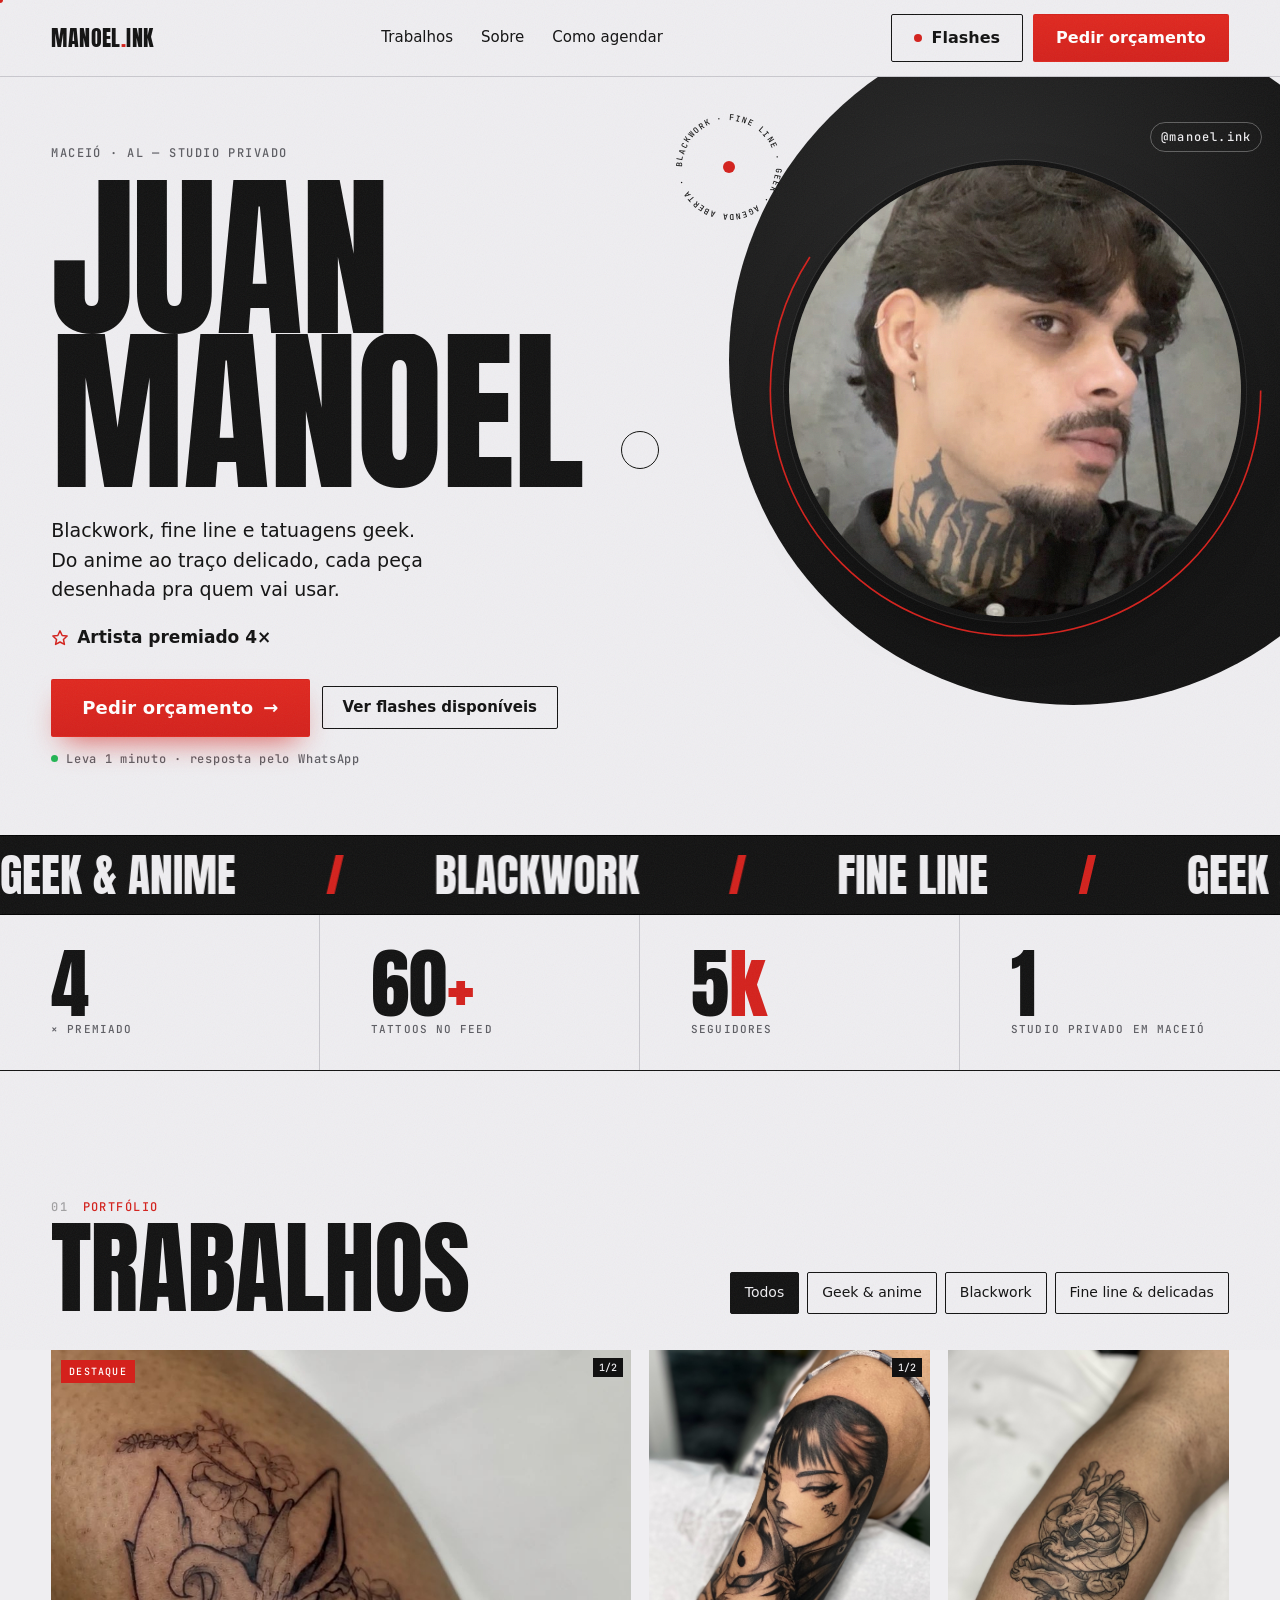
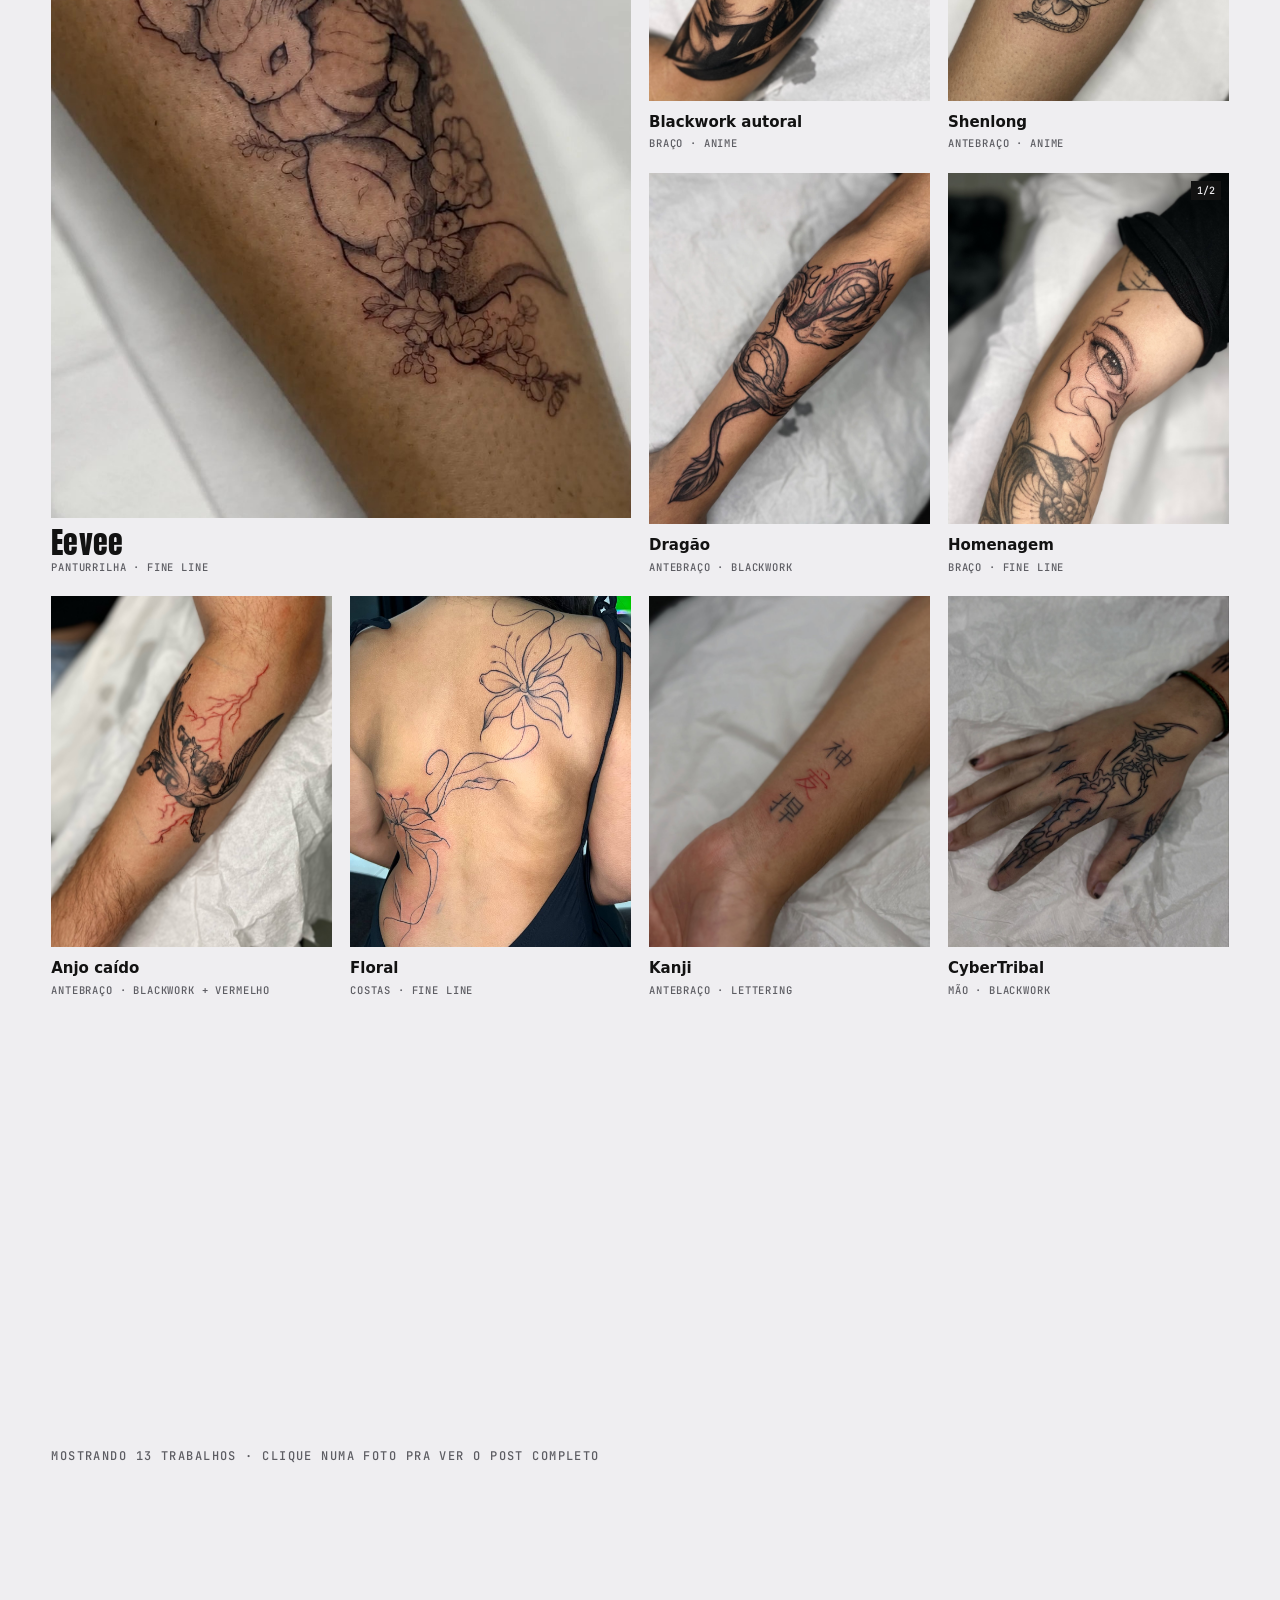
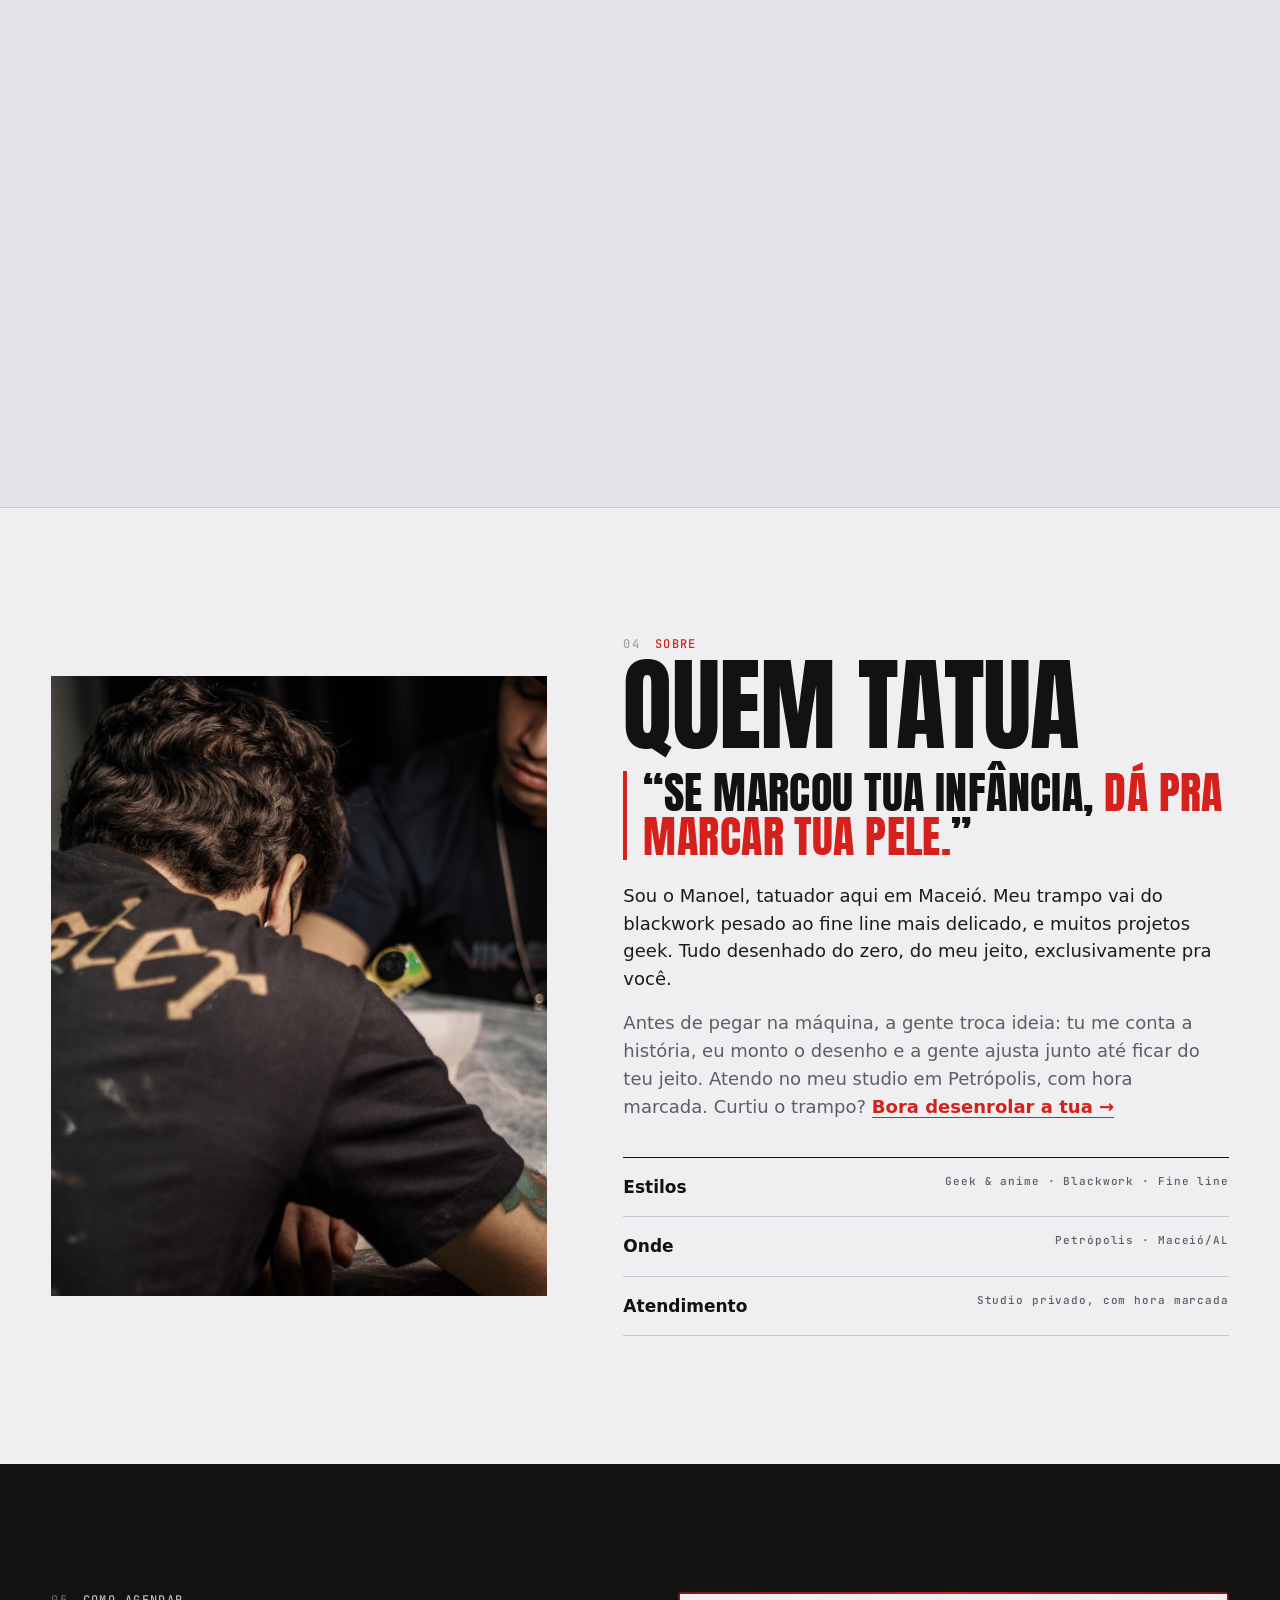
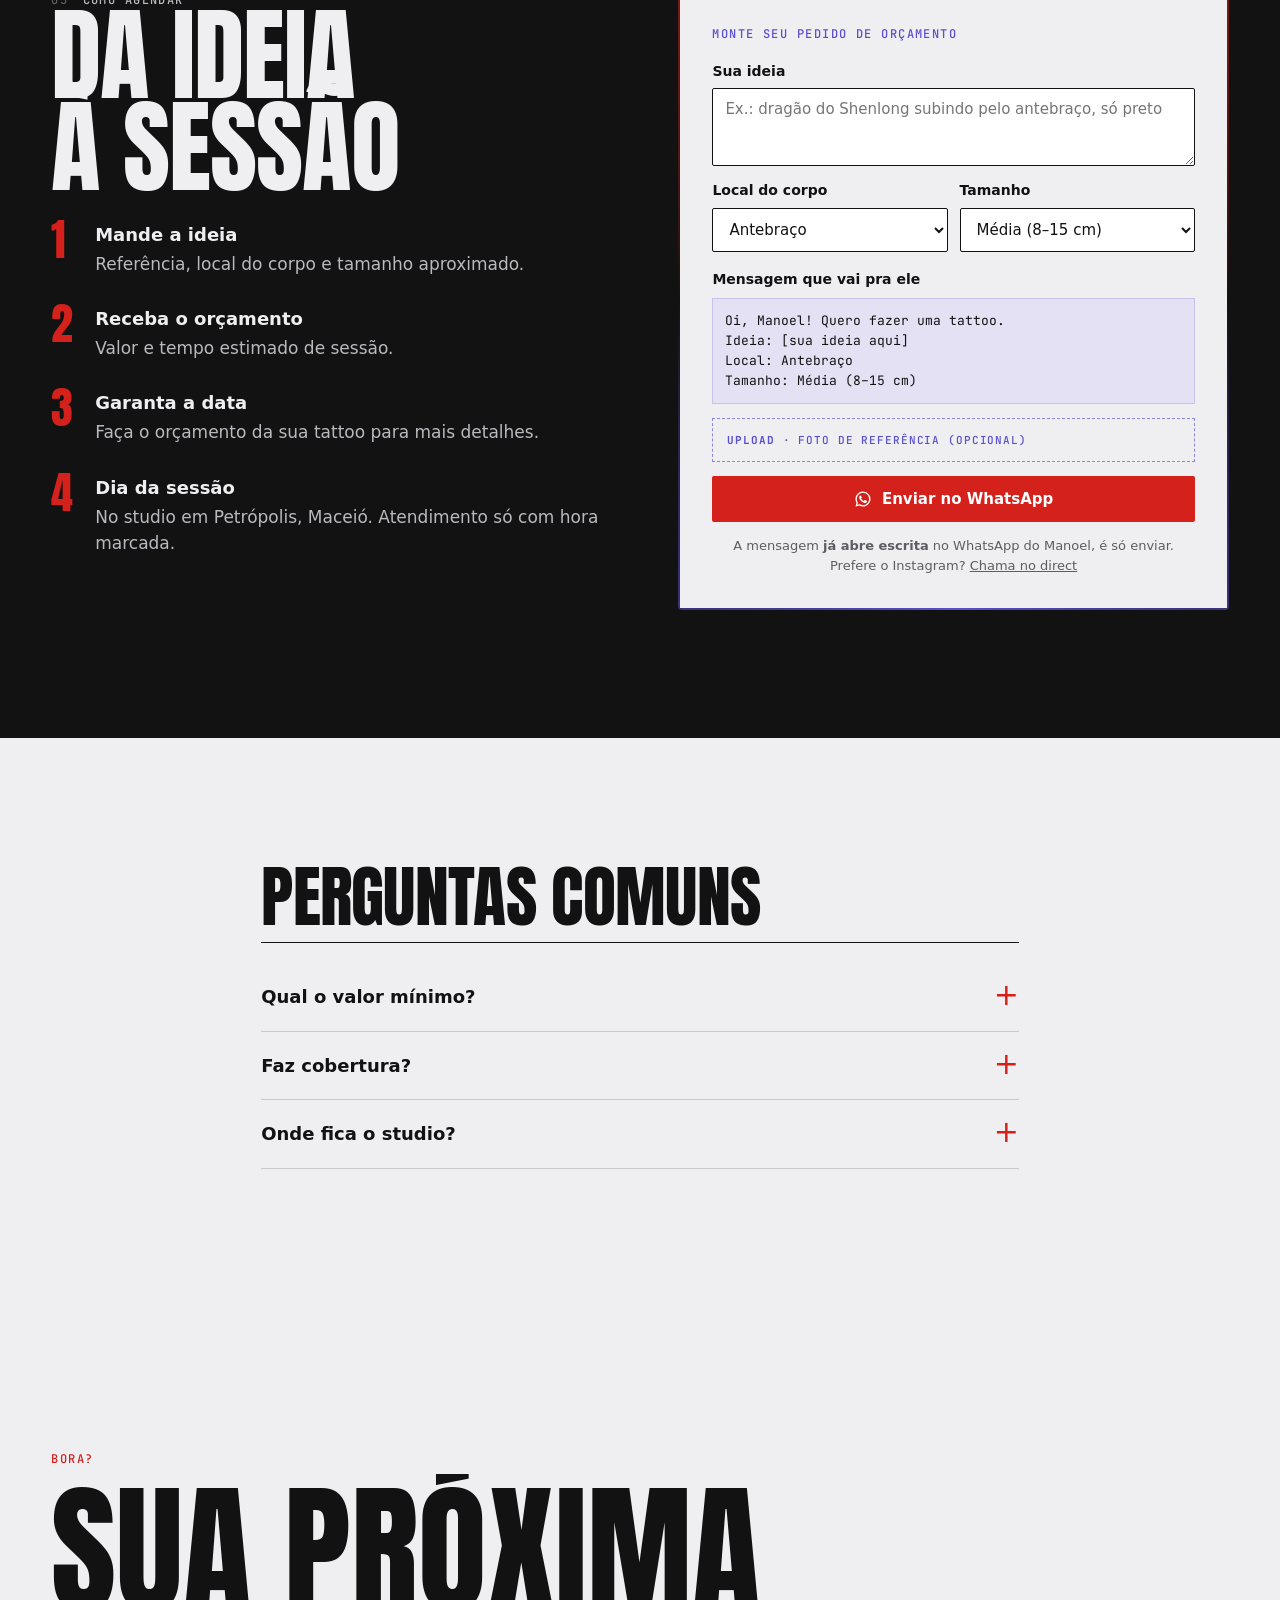
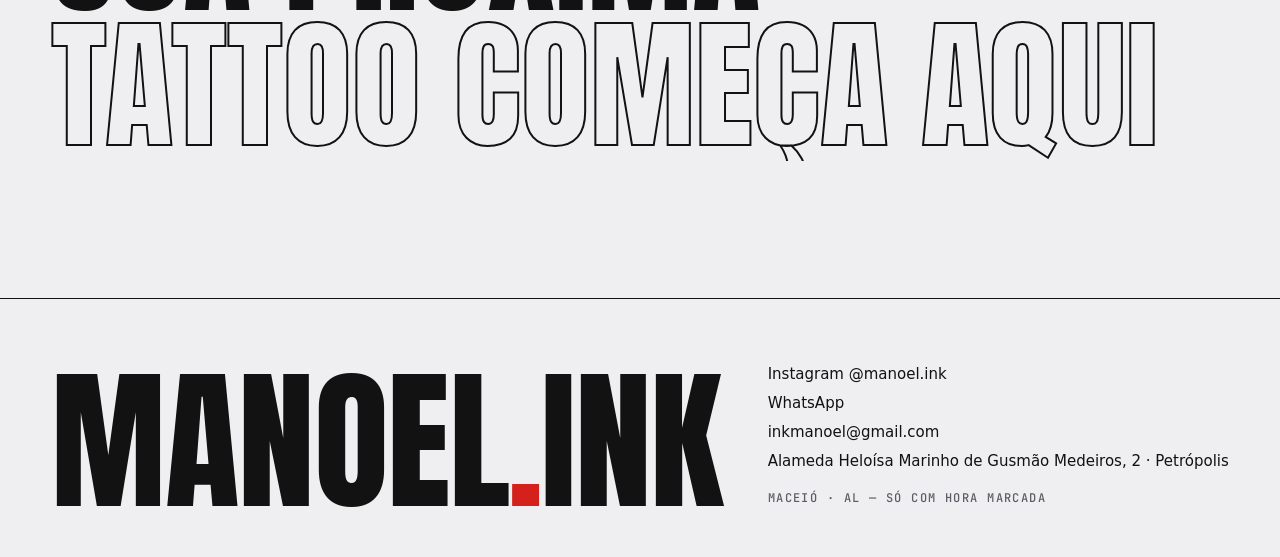
<file: manoel-ink/index.html>
<!doctype html>
<html lang="pt-BR">
<head>
  <meta charset="utf-8">
  <meta name="viewport" content="width=device-width, initial-scale=1">
  <title>Juan Manoel · Tatuagem em Maceió | Manoel.ink</title>
  <meta name="description" content="Juan Manoel, tatuador premiado em Maceió. Blackwork, fine line e tatuagens geek em studio privado em Petrópolis, com hora marcada. Peça seu orçamento.">
  <meta name="theme-color" content="#121212">
  <link rel="canonical" href="https://manoelink.github.io/">
  <link rel="icon" href="favicon.ico" sizes="any">
  <link rel="icon" type="image/png" href="favicon.png">
  <link rel="apple-touch-icon" href="img/apple-touch-icon.png">
  <!-- prévia ao compartilhar o link (WhatsApp, Instagram, Facebook) -->
  <meta property="og:type" content="website">
  <meta property="og:locale" content="pt_BR">
  <meta property="og:site_name" content="Manoel.ink">
  <meta property="og:url" content="https://manoelink.github.io/">
  <meta property="og:title" content="Juan Manoel — Tatuagem em Maceió">
  <meta property="og:description" content="Blackwork, fine line e tatuagens geek. Studio privado em Petrópolis, Maceió. Peça seu orçamento.">
  <meta property="og:image" content="https://manoelink.github.io/img/og.jpg">
  <meta property="og:image:width" content="1200">
  <meta property="og:image:height" content="630">
  <meta property="og:image:alt" content="Juan Manoel tatuando, ao lado do nome dele e do botão Pedir orçamento">
  <meta name="twitter:card" content="summary_large_image">
  <meta name="twitter:image" content="https://manoelink.github.io/img/og.jpg">
  <link rel="preconnect" href="https://fonts.googleapis.com">
  <link rel="preconnect" href="https://fonts.gstatic.com" crossorigin>
  <link href="https://fonts.googleapis.com/css2?family=Anton&family=JetBrains+Mono:wght@400;500&display=swap" rel="stylesheet">
  <link href="https://api.fontshare.com/v2/css?f[]=satoshi@400,500,700&display=swap" rel="stylesheet">
  <link rel="stylesheet" href="style.css?v=20261009n">
</head>
<body>
  <div class="grain" aria-hidden="true"></div>

  <!-- PRELOADER -->
  <div class="loader" id="loader" aria-hidden="true">
    <div class="loader-word"><span class="loader-fill" id="loaderFill">MANOEL.INK</span>MANOEL.INK</div>
    <div class="loader-count"><span id="loaderNum">0</span>%</div>
  </div>

  <!-- CURSOR -->
  <div class="cursor" id="cursor" aria-hidden="true"><span id="cursorLabel"></span></div>
  <div class="cursor-dot" id="cursorDot" aria-hidden="true"></div>

  <!-- NAV -->
  <header class="nav" id="top">
    <a href="#top" class="logo">MANOEL<span>.</span>INK</a>
    <nav class="nav-links" id="navLinks">
      <a href="#trabalhos">Trabalhos</a>
      <a href="#sobre">Sobre</a>
      <a href="#agendar">Como agendar</a>
    </nav>
    <div class="nav-actions">
      <a href="#flashes" class="btn nav-flash" data-magnetic><span class="dot" aria-hidden="true"></span>Flashes</a>
      <a href="#agendar" class="btn btn-red btn-cta nav-cta" data-magnetic><span class="lbl-lg">Pedir orçamento</span><span class="lbl-sm">Orçamento</span></a>
    </div>
    <button class="burger" id="burger" aria-label="Abrir menu" aria-expanded="false"><span></span><span></span></button>
  </header>

  <!-- HERO -->
  <section class="hero">
    <div class="hero-text">
      <p class="eyebrow">Maceió · AL — Studio privado</p>
      <h1 class="hero-title">
        <span class="line"><span>JUAN</span></span>
        <span class="line"><span>MANOEL</span></span>
      </h1>
      <p class="hero-sub" data-blur>Blackwork, fine line e tatuagens geek.<br>Do anime ao traço delicado, cada peça desenhada pra quem vai usar.</p>
      <p class="award"><svg viewBox="0 0 24 24" width="18" height="18"><path d="M12 2.5l2.9 6.1 6.6.8-4.9 4.6 1.3 6.6L12 17.3 6.1 20.6l1.3-6.6L2.5 9.4l6.6-.8z" fill="none" stroke="currentColor" stroke-width="2" stroke-linejoin="round"/></svg> Artista premiado 4×</p>
      <div class="hero-ctas">
        <a href="#agendar" class="btn btn-red btn-cta btn-hero" data-magnetic>Pedir orçamento <span class="arr" aria-hidden="true">→</span></a>
        <a href="#flashes" class="btn btn-outline" data-magnetic>Ver flashes disponíveis</a>
      </div>
      <p class="cta-note"><span class="live" aria-hidden="true"></span>Leva 1 minuto · resposta pelo <span class="only-wa">WhatsApp</span><span class="only-ig">direct</span></p>
    </div>
    <div class="hero-visual" aria-hidden="true" id="heroVisual">
      <div class="orb" data-depth="0.02"></div>
      <svg class="arc" viewBox="0 0 600 600"><circle cx="300" cy="300" r="296" fill="none" stroke="currentColor" stroke-width="2" stroke-dasharray="1100 760"/></svg>
      <!-- Foto de perfil do Manoel (com o fundo original), recortada em círculo pelo CSS -->
      <img class="hero-photo" src="img/manoel.jpg" alt="" onerror="this.replaceWith(document.getElementById('silhouette').content.cloneNode(true))">
      <div class="orb-tag" data-depth="0.06">@manoel.ink</div>
      <svg class="badge-spin" viewBox="0 0 200 200" data-depth="0.08"><defs><path id="circ" d="M100,100 m-78,0 a78,78 0 1,1 156,0 a78,78 0 1,1 -156,0"/></defs><text><textPath href="#circ">BLACKWORK · FINE LINE · GEEK · AGENDA ABERTA · </textPath></text><circle cx="100" cy="100" r="10"/></svg>
    </div>
    <template id="silhouette">
      <svg class="hero-photo silhouette" viewBox="0 0 300 380"><circle cx="150" cy="100" r="70"/><rect x="128" y="160" width="44" height="40"/><path d="M10 380 C10 250 70 200 150 200 S290 250 290 380Z"/></svg>
    </template>
  </section>

  <!-- MARQUEE -->
  <div class="marquee" aria-label="Estilos: Geek & anime, Blackwork, Fine line">
    <div class="marquee-track">
      <span>GEEK &amp; ANIME</span><i>/</i><span>BLACKWORK</span><i>/</i><span>FINE LINE</span><i>/</i>
      <span>GEEK &amp; ANIME</span><i>/</i><span>BLACKWORK</span><i>/</i><span>FINE LINE</span><i>/</i>
      <span>GEEK &amp; ANIME</span><i>/</i><span>BLACKWORK</span><i>/</i><span>FINE LINE</span><i>/</i>
      <span>GEEK &amp; ANIME</span><i>/</i><span>BLACKWORK</span><i>/</i><span>FINE LINE</span><i>/</i>
    </div>
  </div>

  <!-- NÚMEROS -->
  <section class="stats" aria-label="Números">
    <div class="stat reveal"><b data-count="4">0</b><span>× premiado</span></div>
    <div class="stat reveal"><b data-count="60" data-suffix="+">0</b><span>tattoos no feed</span></div>
    <div class="stat reveal"><b data-count="5" data-suffix="k">0</b><span>seguidores</span></div>
    <div class="stat reveal"><b data-count="1">0</b><span>studio privado em Maceió</span></div>
  </section>

  <!-- TRABALHOS -->
  <section class="section" id="trabalhos">
    <div class="section-head">
      <div>
        <p class="kicker reveal"><i>01</i> Portfólio</p>
        <h2 class="title reveal">TRABALHOS</h2>
      </div>
      <div class="filters reveal" role="tablist" id="filters">
        <button class="chip active" data-filter="all">Todos</button>
        <button class="chip" data-filter="geek">Geek &amp; anime</button>
        <button class="chip" data-filter="blackwork">Blackwork</button>
        <button class="chip" data-filter="fineline">Fine line &amp; delicadas</button>
      </div>
    </div>
    <div class="works" id="works"></div>
    <p class="mono-note" id="worksCount"></p>
  </section>

  <!-- CICATRIZADAS -->
  <section class="healed-wrap">
    <div class="healed-head">
      <div>
        <p class="kicker reveal"><i>02</i> Cicatrizadas</p>
        <h2 class="title title-sm reveal">MESES DEPOIS,<br>CONTINUA BONITA</h2>
      </div>
      <p class="healed-sub" data-blur>Tatuagem boa é a que segue firme depois de cicatrizar. Fotos reais, várias enviadas pelos próprios clientes.</p>
    </div>
    <div class="healed-strip" id="healedStrip" data-cursor="Arraste" tabindex="0" aria-label="Fotos de tatuagens cicatrizadas"></div>
    <div class="healed-progress" aria-hidden="true"><span id="healedBar"></span></div>
  </section>

  <!-- FLASHES -->
  <section class="section flashes-wrap" id="flashes">
    <p class="kicker reveal"><i>03</i> Disponíveis</p>
    <h2 class="title reveal">FLASHES</h2>
    <p class="lead" data-blur>Desenhos prontos, tatuados uma vez só. Escolheu, reservou, é seu.</p>
    <div class="flashes" id="flashGrid"></div>
  </section>

  <!-- SOBRE -->
  <section class="section about" id="sobre">
    <div class="about-photo reveal">
      <img class="about-img" src="img/manoel-sobre.jpg" alt="Juan Manoel de costas, tatuando o braço de um cliente no studio" loading="lazy">
    </div>
    <div class="about-text">
      <p class="kicker reveal"><i>04</i> Sobre</p>
      <h2 class="title reveal">QUEM TATUA</h2>
      <blockquote class="about-quote reveal">“Se marcou tua infância, <em>dá pra marcar tua pele.</em>”</blockquote>
      <p class="lead" data-blur>Sou o Manoel, tatuador aqui em Maceió. Meu trampo vai do blackwork pesado ao fine line mais delicado, e muitos projetos geek. Tudo desenhado do zero, do meu jeito, exclusivamente pra você.</p>
      <p class="lead lead-2" data-blur>Antes de pegar na máquina, a gente troca ideia: tu me conta a história, eu monto o desenho e a gente ajusta junto até ficar do teu jeito. Atendo no meu studio em Petrópolis, com hora marcada. Curtiu o trampo? <a href="#agendar" class="about-cta">Bora desenrolar a tua →</a></p>
      <ul class="awards reveal">
        <li><span>Estilos</span><em>Geek &amp; anime · Blackwork · Fine line</em></li>
        <li><span>Onde</span><em>Petrópolis · Maceió/AL</em></li>
        <li><span>Atendimento</span><em>Studio privado, com hora marcada</em></li>
      </ul>
    </div>
  </section>

  <!-- COMO AGENDAR -->
  <section class="booking" id="agendar">
    <div class="booking-inner">
      <div class="steps">
        <p class="kicker"><i>05</i> Como agendar</p>
        <h2 class="title light">DA IDEIA<br>À SESSÃO</h2>
        <ol>
          <li><b>1</b><div><h3>Mande a ideia</h3><p>Referência, local do corpo e tamanho aproximado.</p></div></li>
          <li><b>2</b><div><h3>Receba o orçamento</h3><p>Valor e tempo estimado de sessão.</p></div></li>
          <li><b>3</b><div><h3>Garanta a data</h3><p>Faça o orçamento da sua tattoo para mais detalhes.</p></div></li>
          <li><b>4</b><div><h3>Dia da sessão</h3><p>No studio em Petrópolis, Maceió. Atendimento só com hora marcada.</p></div></li>
        </ol>
      </div>

      <div class="quote-ring"><form class="quote" id="quoteForm">
        <p class="mono-label">Monte seu pedido de orçamento</p>
        <label>Sua ideia
          <textarea id="fIdea" rows="3" placeholder="Ex.: dragão do Shenlong subindo pelo antebraço, só preto"></textarea>
        </label>
        <div class="row">
          <label>Local do corpo
            <select id="fPlace">
              <option>Antebraço</option><option>Braço</option><option>Mão</option><option>Ombro</option>
              <option>Costas</option><option>Peito</option><option>Costela</option><option>Perna</option>
              <option>Panturrilha</option><option>Pé</option><option>Pescoço</option><option>Outro</option>
            </select>
          </label>
          <label>Tamanho
            <select id="fSize">
              <option>Pequena (até 8 cm)</option>
              <option selected>Média (8–15 cm)</option>
              <option>Grande (15–25 cm)</option>
              <option>Fechamento / sessão longa</option>
            </select>
          </label>
        </div>
        <p class="field-label">Mensagem que vai pra ele</p>
        <pre class="preview" id="msgPreview"></pre>
        <label class="upload" id="uploadBox">
          <input type="file" id="fFile" accept="image/*">
          <span id="uploadText"><b>UPLOAD</b> · foto de referência (opcional)</span>
        </label>
        <a class="btn btn-red btn-block" id="waBtn" href="#" target="_blank" rel="noopener">
          <svg class="ico-ig" viewBox="0 0 24 24" width="18" height="18" aria-hidden="true"><path fill="currentColor" d="M12 2.2c3.2 0 3.6 0 4.8.1 3.3.1 4.8 1.7 4.9 4.9.1 1.3.1 1.6.1 4.8s0 3.6-.1 4.8c-.1 3.2-1.7 4.8-4.9 4.9-1.3.1-1.6.1-4.8.1s-3.6 0-4.8-.1c-3.3-.1-4.8-1.7-4.9-4.9C2.2 15.6 2.2 15.2 2.2 12s0-3.6.1-4.8C2.4 3.9 3.9 2.4 7.2 2.3 8.4 2.2 8.8 2.2 12 2.2zM12 0C8.7 0 8.3 0 7.1.1 2.7.3.3 2.7.1 7.1 0 8.3 0 8.7 0 12s0 3.7.1 4.9c.2 4.4 2.6 6.8 7 7 1.2.1 1.6.1 4.9.1s3.7 0 4.9-.1c4.4-.2 6.8-2.6 7-7 .1-1.2.1-1.6.1-4.9s0-3.7-.1-4.9c-.2-4.4-2.6-6.8-7-7C15.7 0 15.3 0 12 0zm0 5.8a6.2 6.2 0 1 0 0 12.4 6.2 6.2 0 0 0 0-12.4zM12 16a4 4 0 1 1 0-8 4 4 0 0 1 0 8zm6.4-11.8a1.4 1.4 0 1 0 0 2.9 1.4 1.4 0 0 0 0-2.9z"/></svg>
          <svg class="ico-wa" viewBox="0 0 24 24" width="18" height="18"><path fill="currentColor" d="M12 2a10 10 0 0 0-8.6 15.1L2 22l5-1.3A10 10 0 1 0 12 2zm0 18.2a8.2 8.2 0 0 1-4.2-1.1l-.3-.2-3 .8.8-2.9-.2-.3A8.2 8.2 0 1 1 12 20.2zm4.5-6.1c-.2-.1-1.5-.7-1.7-.8s-.4-.1-.6.1-.7.8-.8 1-.3.2-.5.1a6.7 6.7 0 0 1-3.3-2.9c-.3-.4.3-.4.7-1.4a.5.5 0 0 0 0-.5l-.8-1.8c-.2-.5-.4-.4-.6-.4h-.5a1 1 0 0 0-.7.3 3 3 0 0 0-.9 2.2 5.2 5.2 0 0 0 1.1 2.7 11.8 11.8 0 0 0 4.5 4c1.7.7 2.3.8 3.2.6a2.6 2.6 0 0 0 1.7-1.2 2.1 2.1 0 0 0 .1-1.2c0-.1-.2-.2-.4-.3z"/></svg>
          <span class="only-wa">Enviar no WhatsApp</span><span class="only-ig">Enviar no direct</span>
        </a>
        <p class="alt only-wa" id="waNote">A mensagem é <b>copiada automaticamente</b>: quando abrir o WhatsApp, é só <b>colar e enviar</b>. Prefere o Instagram? <a href="https://ig.me/m/manoel.ink" target="_blank" rel="noopener">Chama no direct</a></p>
        <p class="alt only-ig">A mensagem é <b>copiada automaticamente</b>. Quando abrir o direct do @manoel.ink, é só <b>colar e enviar</b>.</p>
      </form></div>
    </div>
  </section>

  <!-- FAQ -->
  <section class="section faq">
    <h2 class="title title-sm reveal">PERGUNTAS COMUNS</h2>
    <details class="reveal"><summary>Qual o valor mínimo?</summary><p>O valor mínimo é <b>R$ 150</b>. O preço final depende do tamanho, do local do corpo e dos detalhes do desenho.</p></details>
    <details class="reveal"><summary>Faz cobertura?</summary><p>Depende da complexidade do trabalho, mas geralmente sim. Manda uma foto da tatuagem atual no orçamento que ele avalia.</p></details>
    <details class="reveal"><summary>Onde fica o studio?</summary>
      <div class="faq-place">
        <p><b>Alameda Heloísa Marinho de Gusmão Medeiros, 2</b><br>Petrópolis · Maceió/AL · CEP 57062-595<br>Atendimento só com hora marcada.</p>
        <a class="btn btn-outline" href="https://www.google.com/maps/search/?api=1&query=Manoel%20ink%2C%20Alameda%20Helo%C3%ADsa%20Marinho%20de%20Gusm%C3%A3o%20Medeiros%2C%202%20-%20Petr%C3%B3polis%2C%20Macei%C3%B3%20-%20AL%2C%2057062-595" target="_blank" rel="noopener">Abrir no Google Maps ↗</a>
        <iframe class="faq-map" title="Mapa do studio Manoel.ink" loading="lazy" referrerpolicy="no-referrer-when-downgrade" src="https://maps.google.com/maps?q=Alameda%20Helo%C3%ADsa%20Marinho%20de%20Gusm%C3%A3o%20Medeiros%2C%202%20-%20Petr%C3%B3polis%2C%20Macei%C3%B3%20-%20AL%2C%2057062-595&z=16&output=embed"></iframe>
      </div>
    </details>
  </section>

  <!-- FOOTER -->
  <!-- CTA FINAL -->
  <section class="cta-big">
    <p class="kicker">Bora?</p>
    <a href="#agendar" class="cta-link" data-cursor="Agendar">
      <span class="cta-row"><span>SUA PRÓXIMA</span></span>
      <span class="cta-row outline"><span>TATTOO COMEÇA AQUI</span></span>
    </a>
  </section>

  <footer class="footer">
    <a href="#top" class="footer-logo" id="footerLogo" aria-label="Manoel.ink — voltar ao topo">MANOEL<span>.</span>INK</a>
    <div class="footer-links">
      <a href="https://www.instagram.com/manoel.ink/" target="_blank" rel="noopener">Instagram @manoel.ink</a>
      <a href="#" id="waFooter" class="only-wa" target="_blank" rel="noopener">WhatsApp</a>
      <a href="https://ig.me/m/manoel.ink" class="only-ig" target="_blank" rel="noopener">Orçamentos pelo direct</a>
      <a href="mailto:inkmanoel@gmail.com">inkmanoel@gmail.com</a>
      <a href="https://www.google.com/maps/search/?api=1&query=Manoel%20ink%2C%20Alameda%20Helo%C3%ADsa%20Marinho%20de%20Gusm%C3%A3o%20Medeiros%2C%202%20-%20Petr%C3%B3polis%2C%20Macei%C3%B3%20-%20AL%2C%2057062-595" target="_blank" rel="noopener">Alameda Heloísa Marinho de Gusmão Medeiros, 2 · Petrópolis</a>
      <p class="mono-label">Maceió · AL — Só com hora marcada</p>
    </div>
  </footer>

  <!-- WHATSAPP FLUTUANTE -->
  <a class="wa-float" id="waFloat" href="#" target="_blank" rel="noopener" aria-label="Chamar o Manoel" data-cursor="Chamar">
    <svg class="ico-ig" viewBox="0 0 24 24" width="28" height="28" aria-hidden="true"><path fill="currentColor" d="M12 2.2c3.2 0 3.6 0 4.8.1 3.3.1 4.8 1.7 4.9 4.9.1 1.3.1 1.6.1 4.8s0 3.6-.1 4.8c-.1 3.2-1.7 4.8-4.9 4.9-1.3.1-1.6.1-4.8.1s-3.6 0-4.8-.1c-3.3-.1-4.8-1.7-4.9-4.9C2.2 15.6 2.2 15.2 2.2 12s0-3.6.1-4.8C2.4 3.9 3.9 2.4 7.2 2.3 8.4 2.2 8.8 2.2 12 2.2zM12 0C8.7 0 8.3 0 7.1.1 2.7.3.3 2.7.1 7.1 0 8.3 0 8.7 0 12s0 3.7.1 4.9c.2 4.4 2.6 6.8 7 7 1.2.1 1.6.1 4.9.1s3.7 0 4.9-.1c4.4-.2 6.8-2.6 7-7 .1-1.2.1-1.6.1-4.9s0-3.7-.1-4.9c-.2-4.4-2.6-6.8-7-7C15.7 0 15.3 0 12 0zm0 5.8a6.2 6.2 0 1 0 0 12.4 6.2 6.2 0 0 0 0-12.4zM12 16a4 4 0 1 1 0-8 4 4 0 0 1 0 8zm6.4-11.8a1.4 1.4 0 1 0 0 2.9 1.4 1.4 0 0 0 0-2.9z"/></svg>
    <svg class="ico-wa" viewBox="0 0 24 24" width="28" height="28" aria-hidden="true"><path fill="currentColor" d="M12 2a10 10 0 0 0-8.6 15.1L2 22l5-1.3A10 10 0 1 0 12 2zm0 18.2a8.2 8.2 0 0 1-4.2-1.1l-.3-.2-3 .8.8-2.9-.2-.3A8.2 8.2 0 1 1 12 20.2zm4.5-6.1c-.2-.1-1.5-.7-1.7-.8s-.4-.1-.6.1-.7.8-.8 1-.3.2-.5.1a6.7 6.7 0 0 1-3.3-2.9c-.3-.4.3-.4.7-1.4a.5.5 0 0 0 0-.5l-.8-1.8c-.2-.5-.4-.4-.6-.4h-.5a1 1 0 0 0-.7.3 3 3 0 0 0-.9 2.2 5.2 5.2 0 0 0 1.1 2.7 11.8 11.8 0 0 0 4.5 4c1.7.7 2.3.8 3.2.6a2.6 2.6 0 0 0 1.7-1.2 2.1 2.1 0 0 0 .1-1.2c0-.1-.2-.2-.4-.3z"/></svg>
    <span class="wa-tip"><span class="only-wa">Chama no WhatsApp</span><span class="only-ig">Chama no direct</span></span>
  </a>

  <!-- BARRA DE ORÇAMENTO (celular) -->
  <div class="cta-bar" id="ctaBar">
    <a href="#agendar" class="btn btn-red btn-cta">Pedir orçamento <span class="arr" aria-hidden="true">→</span></a>
    <a href="https://ig.me/m/manoel.ink" class="cta-bar-ig" id="ctaBarIg" target="_blank" rel="noopener" aria-label="Abrir o direct do @manoel.ink">
      <svg viewBox="0 0 24 24" width="22" height="22" aria-hidden="true"><path fill="currentColor" d="M12 2.2c3.2 0 3.6 0 4.8.1 3.3.1 4.8 1.7 4.9 4.9.1 1.3.1 1.6.1 4.8s0 3.6-.1 4.8c-.1 3.2-1.7 4.8-4.9 4.9-1.3.1-1.6.1-4.8.1s-3.6 0-4.8-.1c-3.3-.1-4.8-1.7-4.9-4.9C2.2 15.6 2.2 15.2 2.2 12s0-3.6.1-4.8C2.4 3.9 3.9 2.4 7.2 2.3 8.4 2.2 8.8 2.2 12 2.2zM12 0C8.7 0 8.3 0 7.1.1 2.7.3.3 2.7.1 7.1 0 8.3 0 8.7 0 12s0 3.7.1 4.9c.2 4.4 2.6 6.8 7 7 1.2.1 1.6.1 4.9.1s3.7 0 4.9-.1c4.4-.2 6.8-2.6 7-7 .1-1.2.1-1.6.1-4.9s0-3.7-.1-4.9c-.2-4.4-2.6-6.8-7-7C15.7 0 15.3 0 12 0zm0 5.8a6.2 6.2 0 1 0 0 12.4 6.2 6.2 0 0 0 0-12.4zM12 16a4 4 0 1 1 0-8 4 4 0 0 1 0 8zm6.4-11.8a1.4 1.4 0 1 0 0 2.9 1.4 1.4 0 0 0 0-2.9z"/></svg>
    </a>
  </div>

  <div class="toast" id="toast" role="status" aria-live="polite"></div>

  <!-- LIGHTBOX -->
  <div class="lightbox" id="lightbox" role="dialog" aria-modal="true" aria-label="Foto ampliada" hidden>
    <button class="lb-close" id="lbClose" aria-label="Fechar">×</button>
    <button class="lb-nav lb-prev" id="lbPrev" aria-label="Foto anterior">←</button>
    <figure>
      <div class="lb-img" id="lbImg"></div>
      <figcaption><span id="lbTitle"></span><em id="lbCount"></em></figcaption>
    </figure>
    <button class="lb-nav lb-next" id="lbNext" aria-label="Próxima foto">→</button>
  </div>

  <script src="script.js?v=20261009n"></script>
</body>
</html>
</file>
<file: manoel-ink/style.css>
:root {
  --paper: #efeef1;
  --paper-2: #e4e3e8;
  --ink: #121212;
  --ink-2: #1c1c1c;
  --muted: #5d5d63;
  --line: #c9c8ce;
  --red: #d4211c;
  --red-soft: #ff5a4e;
  --display: "Anton", "Impact", sans-serif;
  --body: "Satoshi", system-ui, sans-serif;
  --mono: "JetBrains Mono", ui-monospace, monospace;
  --gutter: clamp(16px, 4vw, 56px);
  --ease: cubic-bezier(.2, .8, .2, 1);
}

*, *::before, *::after { box-sizing: border-box; }
html { scroll-behavior: smooth; scroll-padding-top: 72px; }
body {
  margin: 0;
  background: var(--paper);
  color: var(--ink);
  font: 400 17px/1.55 var(--body);
  -webkit-font-smoothing: antialiased;
  overflow-x: hidden;
}
img { max-width: 100%; display: block; }
a { color: inherit; }
button { font: inherit; cursor: pointer; }

.grain {
  position: fixed; inset: -50%; z-index: 100; pointer-events: none; opacity: .06;
  background-image: url("data:image/svg+xml,%3Csvg xmlns='http://www.w3.org/2000/svg' width='160' height='160'%3E%3Cfilter id='n'%3E%3CfeTurbulence type='fractalNoise' baseFrequency='.9' numOctaves='3' stitchTiles='stitch'/%3E%3C/filter%3E%3Crect width='100%25' height='100%25' filter='url(%23n)'/%3E%3C/svg%3E");
  animation: grain 1s steps(4) infinite;
}
@keyframes grain { 0%{transform:translate(0,0)} 25%{transform:translate(-3%,2%)} 50%{transform:translate(2%,-3%)} 75%{transform:translate(-2%,-1%)} }

/* ---------- type helpers ---------- */
.eyebrow, .kicker, .mono-label, .mono-note, .field-label {
  font: 500 12px/1.4 var(--mono); letter-spacing: .12em; text-transform: uppercase;
}
.eyebrow { color: var(--muted); margin: 0 0 18px; }
.kicker { color: var(--red); margin: 0 0 6px; }
.mono-label { color: var(--muted); }
.mono-note { color: var(--muted); margin-top: 28px; }
.title {
  font: 400 clamp(52px, 8vw, 104px)/.9 var(--display);
  letter-spacing: -.01em; margin: 0 0 20px; text-transform: uppercase;
}
.title-sm { font-size: clamp(40px, 5.4vw, 68px); }
.title.light { color: var(--paper); }
.lead { max-width: 52ch; color: var(--ink-2); font-size: 18px; margin: 0 0 40px; }

/* ---------- buttons ---------- */
.btn {
  display: inline-flex; align-items: center; justify-content: center; gap: 10px;
  padding: 13px 20px; font: 700 15px/1 var(--body); text-decoration: none;
  border: 1.5px solid transparent; border-radius: 2px;
  transition: transform .25s var(--ease), background .25s, color .25s, box-shadow .25s;
}
.btn:hover { transform: translateY(-2px); }
.btn-dark { background: var(--ink); color: var(--paper); }
.btn-red { background: var(--red); color: #fff; box-shadow: 0 0 0 0 rgba(212,33,28,.4); }
.btn-red:hover { box-shadow: 0 10px 30px -10px rgba(212,33,28,.7); }
.btn-outline { border-color: var(--ink); background: transparent; }
.btn-outline:hover { background: var(--ink); color: var(--paper); }
.btn-block { width: 100%; }

/* ---------- nav ---------- */
.nav {
  position: sticky; top: 0; z-index: 50;
  display: flex; align-items: center; gap: 32px;
  padding: 14px var(--gutter);
  background: color-mix(in srgb, var(--paper) 85%, transparent);
  backdrop-filter: blur(12px);
  border-bottom: 1px solid var(--line);
}
.logo { font: 400 22px/1 var(--display); letter-spacing: .02em; text-decoration: none; }
.logo span, .footer-logo span { color: var(--red); }
.nav-links { display: flex; gap: 28px; margin: 0 auto; }
.nav-links a { text-decoration: none; font-weight: 500; font-size: 15px; position: relative; }
.nav-links a::after {
  content: ""; position: absolute; left: 0; bottom: -4px; height: 1.5px; width: 100%;
  background: var(--red); transform: scaleX(0); transform-origin: right; transition: transform .3s var(--ease);
}
.nav-links a:hover::after { transform: scaleX(1); transform-origin: left; }
.burger { display: none; background: none; border: 0; width: 40px; height: 40px; position: relative; }
.burger span { position: absolute; left: 9px; right: 9px; height: 2px; background: var(--ink); transition: transform .3s var(--ease); }
.burger span:first-child { top: 15px; } .burger span:last-child { top: 23px; }
.burger[aria-expanded="true"] span:first-child { transform: translateY(4px) rotate(45deg); }
.burger[aria-expanded="true"] span:last-child { transform: translateY(-4px) rotate(-45deg); }

/* ---------- hero ---------- */
.hero {
  position: relative; display: grid; grid-template-columns: 1.05fr 1fr;
  min-height: calc(100svh - 64px - 78px); padding: 0 0 0 var(--gutter);
  overflow: hidden;
}
.hero-text { align-self: center; padding: 56px 0; position: relative; z-index: 2; }
.hero-title { font: 400 clamp(84px, 14vw, 200px)/.86 var(--display); margin: 0 0 28px; letter-spacing: -.01em; }
.hero-title .line { display: block; overflow: hidden; }
.hero-title .line span { display: block; transform: translateY(105%); animation: rise 1.1s var(--ease) forwards; }
.hero-title .line:nth-child(2) span { animation-delay: .12s; }
@keyframes rise { to { transform: none; } }
.hero-sub { max-width: 36ch; font-size: 19px; margin: 0 0 20px; }
.award { display: flex; align-items: center; gap: 8px; font-weight: 700; margin: 0 0 28px; }
.award svg { color: var(--red); }
.hero-ctas { display: flex; flex-wrap: wrap; gap: 12px; }

.hero-visual { position: relative; }
.orb {
  position: absolute; top: -8%; left: 8%; width: 115%; aspect-ratio: 1; border-radius: 50%;
  background: radial-gradient(circle at 35% 30%, #2a2a2a, var(--ink) 60%);
  animation: orbIn 1.4s var(--ease) both;
}
@keyframes orbIn { from { transform: scale(.85); opacity: 0; } }
.arc {
  position: absolute; top: -12%; left: 2%; width: 122%; aspect-ratio: 1; color: var(--red);
  animation: spin 40s linear infinite;
}
@keyframes spin { to { transform: rotate(360deg); } }
.hero-photo {
  position: absolute; bottom: 0; left: 18%; width: 62%; max-height: 92%; object-fit: contain; object-position: bottom;
  z-index: 2; animation: photoIn 1.3s .25s var(--ease) both;
}
@keyframes photoIn { from { transform: translateY(40px); opacity: 0; } }
.silhouette { fill: #d9d8de; height: 80%; }
.orb-tag {
  position: absolute; right: 9%; top: 18%; z-index: 3;
  font: 500 12px var(--mono); color: var(--paper); letter-spacing: .1em;
  padding: 6px 10px; border: 1px solid rgba(255,255,255,.3); border-radius: 999px;
}

/* ---------- marquee ---------- */
.marquee { background: var(--ink); color: var(--paper); overflow: hidden; padding: 16px 0; border-block: 1px solid #000; }
.marquee-track { display: flex; width: max-content; gap: clamp(40px, 7vw, 110px); animation: marquee 28s linear infinite; }
.marquee span { font: 400 clamp(30px, 3.6vw, 46px)/1 var(--display); white-space: nowrap; }
.marquee i { font: 400 clamp(30px, 3.6vw, 46px)/1 var(--display); color: var(--red); font-style: normal; }
.marquee:hover .marquee-track { animation-play-state: paused; }
@keyframes marquee { to { transform: translateX(-50%); } }

/* ---------- sections ---------- */
.section { padding: clamp(72px, 10vw, 130px) var(--gutter); }
.section-head { display: flex; justify-content: space-between; align-items: flex-end; flex-wrap: wrap; gap: 20px; margin-bottom: 36px; }
.section-head .title { margin: 0; }
.filters { display: flex; flex-wrap: wrap; gap: 8px; }
.chip {
  padding: 9px 14px; border: 1.5px solid var(--ink); background: transparent; color: var(--ink);
  font-size: 14px; font-weight: 500; border-radius: 2px; transition: background .2s, color .2s;
}
.chip:hover { background: var(--paper-2); }
.chip.active { background: var(--ink); color: var(--paper); }

/* placeholders */
.ph {
  position: relative; width: 100%; height: 100%; overflow: hidden;
  background:
    repeating-linear-gradient(135deg, transparent 0 14px, rgba(0,0,0,.035) 14px 15px),
    var(--paper-2);
  display: flex; align-items: flex-end; padding: 10px;
}
.ph span { font: 500 10px var(--mono); letter-spacing: .1em; text-transform: uppercase; color: var(--muted); background: var(--paper); padding: 3px 6px; }
.ph-tall { aspect-ratio: 4/5; }

/* works */
.works { display: grid; grid-template-columns: repeat(6, minmax(0, 1fr)); gap: 18px 14px; }
.work { cursor: zoom-in; text-align: left; background: none; border: 0; padding: 0; color: inherit; }
.work.hide { display: none; }
.work-media { aspect-ratio: 4/5; overflow: hidden; position: relative; background: var(--paper-2); }
.work-media img, .work-media .ph { width: 100%; height: 100%; object-fit: cover; transition: transform .7s var(--ease), filter .5s; }
.work:hover .work-media img, .work:hover .work-media .ph { transform: scale(1.06); }
.work-media::after {
  content: "Ver post ↗"; position: absolute; inset: auto 8px 8px auto;
  font: 500 10px var(--mono); letter-spacing: .1em; text-transform: uppercase;
  background: var(--red); color: #fff; padding: 5px 8px;
  opacity: 0; transform: translateY(6px); transition: .3s var(--ease);
}
.work:hover .work-media::after { opacity: 1; transform: none; }
.work-count {
  position: absolute; top: 8px; right: 8px; z-index: 1; font: 500 10px var(--mono);
  background: var(--ink); color: var(--paper); padding: 3px 6px;
}
.work h3 { font-size: 15px; margin: 10px 0 2px; font-weight: 700; }
.work p { font: 500 10.5px/1.4 var(--mono); letter-spacing: .08em; text-transform: uppercase; color: var(--muted); margin: 0; }
.work.enter { animation: workIn .5s var(--ease) both; }
@keyframes workIn { from { opacity: 0; transform: translateY(16px); } }

/* healed — faixa de stories */
.healed-wrap { padding: clamp(72px, 10vw, 130px) 0; overflow: hidden; }
.healed-head {
  display: flex; justify-content: space-between; align-items: flex-end; flex-wrap: wrap; gap: 20px;
  padding: 0 var(--gutter); margin-bottom: 36px;
}
.healed-head .title { margin: 0; }
.healed-sub { max-width: 38ch; color: var(--ink-2); margin: 0; }
.healed-strip {
  display: flex; gap: 18px; overflow-x: auto; padding: 8px var(--gutter) 24px;
  scroll-snap-type: x mandatory; scroll-padding-inline: var(--gutter); scrollbar-width: none; cursor: grab; outline: none; align-items: flex-start;
}
.healed-strip::-webkit-scrollbar { display: none; }
.healed-strip.dragging { scroll-snap-type: none; cursor: grabbing; }
.healed-strip.dragging .story { pointer-events: none; }
.story {
  position: relative; flex: 0 0 clamp(220px, 24vw, 300px); aspect-ratio: 9 / 16; margin: 0;
  border-radius: 14px; overflow: hidden; background: var(--ink); scroll-snap-align: start;
  box-shadow: 0 1px 0 rgba(0,0,0,.05);
  transition: transform .5s var(--ease), box-shadow .5s var(--ease), opacity .8s var(--ease) !important;
}
.story:nth-child(even) { margin-top: 28px; }
.story.reveal:not(.in) { opacity: 0; }
.healed-strip .story.in:hover { transform: translateY(-8px) rotate(-1deg); box-shadow: 12px 14px 0 var(--red); }
.story img, .story .ph { width: 100%; height: 100%; object-fit: cover; user-select: none; -webkit-user-drag: none; }
.story-bars { position: absolute; top: 10px; left: 10px; right: 10px; display: flex; gap: 3px; z-index: 2; }
.story-bars i { flex: 1; height: 2.5px; border-radius: 2px; background: rgba(255,255,255,.35); }
.story-bars i.on { background: #fff; }
.story figcaption {
  position: absolute; inset: auto 0 0 0; z-index: 2; padding: 40px 14px 14px; color: #fff;
  background: linear-gradient(transparent, rgba(0,0,0,.75)); display: grid; gap: 2px;
}
.story figcaption b { font: 400 26px/1 var(--display); letter-spacing: .01em; }
.story figcaption span { font: 500 10px var(--mono); letter-spacing: .12em; text-transform: uppercase; opacity: .8; }
.healed-progress { margin: 18px var(--gutter) 0; height: 2px; background: var(--line); overflow: hidden; }
.healed-progress span { display: block; height: 100%; background: var(--red); transform-origin: left; transform: scaleX(.15); transition: transform .2s linear; }

/* flashes */
.flashes-wrap { background: var(--paper-2); border-block: 1px solid var(--line); }
.flashes { display: grid; grid-template-columns: repeat(3, minmax(0, 340px)); gap: 22px; }
.flash {
  background: var(--paper); border: 1.5px solid var(--ink); padding: 12px;
  display: flex; flex-direction: column; gap: 10px; transition: transform .35s var(--ease), box-shadow .35s;
}
.flash:hover { transform: translateY(-6px) rotate(-.6deg); box-shadow: 8px 8px 0 var(--ink); }
.flash-art { position: relative; aspect-ratio: 3 / 4; overflow: hidden; background: #fff; }
.flash-art img, .flash-art .ph { width: 100%; height: 100%; object-fit: cover; transition: transform .7s var(--ease); }
.flash:hover .flash-art img { transform: scale(1.05); }
.flash-no { position: absolute; top: 8px; left: 8px; z-index: 2; font: 500 10px var(--mono); letter-spacing: .12em; background: var(--ink); color: var(--paper); padding: 4px 7px; }
.flash-meta em { display: block; font: 500 10.5px var(--mono); font-style: normal; letter-spacing: .06em; text-transform: uppercase; color: var(--muted); margin-top: 2px; }
.flash-meta h3 { font: 400 28px/1 var(--display); letter-spacing: .01em; }
.flash-cta {
  position: relative; text-decoration: none; background: var(--ink); color: var(--paper); justify-content: flex-end;
  padding: 24px; min-height: 100%;
  background-image: repeating-linear-gradient(135deg, transparent 0 18px, rgba(255,255,255,.04) 18px 19px);
}
.flash-cta p { margin: 0; font: 500 12px var(--mono); letter-spacing: .12em; text-transform: uppercase; color: var(--red-soft); }
.flash-cta strong { font: 400 clamp(34px, 3.4vw, 48px)/.95 var(--display); text-transform: uppercase; }
.flash-cta-go { margin-top: 18px; font-weight: 700; display: inline-flex; gap: 8px; align-items: center; }
.flash-cta-go b { display: inline-block; transition: transform .3s var(--ease); }
.flash-cta:hover .flash-cta-go b { transform: translateX(6px); }
.flash-cta:hover { box-shadow: 10px 12px 0 var(--red); }
.flash-meta { display: flex; justify-content: space-between; align-items: center; gap: 8px; }
.flash h3 { margin: 0; font-size: 16px; }
.badge { font: 500 10px var(--mono); letter-spacing: .1em; text-transform: uppercase; padding: 4px 7px; background: var(--ink); color: var(--paper); white-space: nowrap; }
.badge.off { background: transparent; color: var(--muted); border: 1px solid var(--line); }
.flash small { font: 500 11px var(--mono); color: var(--muted); letter-spacing: .06em; }
.flash .btn { margin-top: auto; }
.flash.reserved .btn { background: transparent; color: var(--muted); border-color: var(--line); pointer-events: none; }
.flash.reserved .ph { filter: grayscale(1) opacity(.6); }

/* about */
.about { display: grid; grid-template-columns: .9fr 1.1fr; gap: clamp(32px, 6vw, 96px); align-items: center; }
.awards { list-style: none; margin: 10px 0 0; padding: 0; border-top: 1.5px solid var(--ink); }
.awards li {
  display: flex; justify-content: space-between; gap: 16px; padding: 16px 0; border-bottom: 1px solid var(--line);
  font-weight: 700; transition: padding .3s var(--ease), color .3s;
}
.awards li:hover { padding-left: 10px; color: var(--red); }
.awards em { font: 500 11px var(--mono); font-style: normal; color: var(--muted); letter-spacing: .08em; }

/* booking */
.booking { background: var(--ink); color: var(--paper); padding: clamp(72px, 10vw, 130px) var(--gutter); }
.booking-inner { display: grid; grid-template-columns: 1fr 1fr; gap: clamp(32px, 6vw, 96px); max-width: 1320px; margin: 0 auto; }
.steps ol { list-style: none; padding: 0; margin: 24px 0 0; display: grid; gap: 24px; }
.steps li { display: grid; grid-template-columns: 44px 1fr; align-items: start; }
.steps b { font: 400 44px/1 var(--display); color: var(--red); }
.steps h3 { margin: 4px 0 2px; font-size: 18px; }
.steps p { margin: 0; color: #b9b9bf; }

.quote { background: var(--paper); color: var(--ink); padding: clamp(20px, 3vw, 32px); display: grid; gap: 14px; align-self: start; }
.quote .mono-label { color: #5a4fcf; margin: 0 0 4px; }
.quote label { display: grid; gap: 6px; font-weight: 700; font-size: 14px; }
.quote textarea, .quote select {
  width: 100%; font: 400 15px var(--body); color: var(--ink); background: #fff;
  border: 1.5px solid var(--ink); border-radius: 2px; padding: 11px 12px; resize: vertical;
}
.quote textarea:focus, .quote select:focus { outline: 2px solid var(--red); outline-offset: 1px; }
.row { display: grid; grid-template-columns: 1fr 1fr; gap: 12px; }
.field-label { margin: 4px 0 -6px; font-weight: 700; color: var(--ink); text-transform: none; letter-spacing: 0; font-family: var(--body); font-size: 14px; }
.preview {
  margin: 0; white-space: pre-wrap; font: 400 13px/1.55 var(--mono);
  background: #e3e1f3; border: 1px solid #c7c3ea; padding: 12px; min-height: 96px;
}
.upload {
  display: block !important; border: 1.5px dashed #8e86d9; padding: 14px; text-align: left; cursor: pointer;
  font: 500 11px var(--mono) !important; letter-spacing: .08em; text-transform: uppercase; color: #5a4fcf;
  transition: background .2s;
}
.upload:hover { background: #f1f0fb; }
.upload input { display: none; }
.alt { margin: 0; font-size: 13px; color: var(--muted); text-align: center; }

/* faq */
.faq { max-width: 860px; margin: 0 auto; }
.faq .title { border-bottom: 1.5px solid var(--ink); padding-bottom: 14px; }
.faq details { border-bottom: 1px solid var(--line); }
.faq summary {
  list-style: none; cursor: pointer; padding: 20px 0; font-weight: 700; font-size: 18px;
  display: flex; justify-content: space-between; gap: 16px;
}
.faq summary::-webkit-details-marker { display: none; }
.faq summary::after { content: "+"; font: 300 30px/.8 var(--body); color: var(--red); transition: transform .3s var(--ease); }
.faq details[open] summary::after { transform: rotate(45deg); }
.faq details p { margin: -6px 0 22px; color: var(--ink-2); max-width: 60ch; }

/* footer */
.footer {
  display: flex; justify-content: space-between; align-items: flex-end; flex-wrap: wrap; gap: 32px;
  padding: 64px var(--gutter) 48px; border-top: 1.5px solid var(--ink);
}
.footer-logo { font: 400 clamp(64px, 12vw, 180px)/.85 var(--display); text-decoration: none; letter-spacing: -.01em; }
.footer-links { display: grid; gap: 6px; font-size: 15px; }
.footer-links a { text-decoration: none; }
.footer-links a:hover { color: var(--red); }
.footer-links .mono-label { margin: 10px 0 0; }

/* lightbox */
.lightbox {
  position: fixed; inset: 0; z-index: 90; background: rgba(10,10,10,.94);
  display: grid; grid-template-columns: 64px 1fr 64px; align-items: center; padding: 24px;
  animation: fade .3s ease;
}
.lightbox[hidden] { display: none; }
@keyframes fade { from { opacity: 0; } }
.lightbox figure { margin: 0; display: grid; gap: 12px; justify-items: center; }
.lb-img { width: min(80vw, 62vh); aspect-ratio: 4/5; }
.lb-img img { width: 100%; height: 100%; object-fit: contain; }
.lightbox figcaption { color: var(--paper); display: flex; gap: 16px; font: 500 12px var(--mono); letter-spacing: .1em; text-transform: uppercase; }
.lightbox figcaption em { color: var(--red-soft); font-style: normal; }
.lb-nav, .lb-close { background: none; border: 1px solid rgba(255,255,255,.25); color: var(--paper); width: 48px; height: 48px; border-radius: 50%; font-size: 20px; transition: background .2s; }
.lb-nav:hover, .lb-close:hover { background: var(--red); border-color: var(--red); }
.lb-close { position: absolute; top: 20px; right: 20px; font-size: 26px; }

/* reveal */
.reveal { opacity: 0; transform: translateY(24px); transition: opacity .8s var(--ease), transform .8s var(--ease); }
.reveal.in { opacity: 1; transform: none; }

/* ---------- responsive ---------- */
@media (max-width: 1100px) {
  .works { grid-template-columns: repeat(4, minmax(0, 1fr)); }
}
@media (max-width: 860px) {
  .nav { gap: 12px; }
  .nav-cta { display: none; }
  .burger { display: block; margin-left: auto; }
  .nav-links {
    position: fixed; inset: 64px 0 auto 0; flex-direction: column; gap: 0; margin: 0;
    background: var(--paper); border-bottom: 1.5px solid var(--ink);
    clip-path: inset(0 0 100% 0); transition: clip-path .4s var(--ease);
  }
  .nav-links.open { clip-path: inset(0 0 0 0); }
  .nav-links a { padding: 18px var(--gutter); font: 400 32px/1 var(--display); border-top: 1px solid var(--line); }
  .hero { grid-template-columns: 1fr; padding: 0 var(--gutter); min-height: auto; }
  .hero-text { padding: 40px 0 0; }
  .hero-visual { height: 92vw; max-height: 520px; margin: 0 calc(var(--gutter) * -1); }
  .orb { left: 10%; width: 90%; top: 6%; }
  .arc { left: 5%; width: 100%; top: 2%; }
  .hero-photo { left: 20%; width: 60%; }
  .works { grid-template-columns: repeat(2, minmax(0, 1fr)); }
  .flashes { grid-template-columns: repeat(2, minmax(0, 1fr)); }
  .flash-cta { grid-column: 1 / -1; min-height: 220px; }
  .about, .booking-inner { grid-template-columns: 1fr; }
  .about-photo { max-width: 420px; }
}
@media (max-width: 520px) {
  .flashes { grid-template-columns: 1fr; }
  .row { grid-template-columns: 1fr; }
  .section-head { align-items: flex-start; }
  .lightbox { grid-template-columns: 1fr; padding: 16px; }
  .lb-nav { position: absolute; bottom: 24px; }
  .lb-prev { left: calc(50% - 60px); } .lb-next { right: calc(50% - 60px); }
}
@media (prefers-reduced-motion: reduce) {
  *, *::before, *::after { animation: none !important; transition: none !important; }
  .hero-title .line span, .reveal { transform: none; opacity: 1; }
}

/* =========================================================
   CAMADA CRIATIVA
   ========================================================= */

/* preloader */
.loader {
  position: fixed; inset: 0; z-index: 200; background: var(--ink); color: #2b2b2b;
  display: grid; place-items: center; align-content: center; gap: 18px;
  transition: clip-path 1s var(--ease); clip-path: inset(0 0 0 0);
}
.loader.done { clip-path: inset(0 0 100% 0); }
.loader-word { position: relative; font: 400 clamp(56px, 13vw, 190px)/1 var(--display); letter-spacing: -.01em; }
.loader-fill {
  position: absolute; inset: 0; color: var(--paper); clip-path: inset(0 100% 0 0);
  transition: clip-path .15s linear;
}
.loader-count { font: 500 13px var(--mono); color: var(--red-soft); letter-spacing: .2em; }
body.loading { overflow: hidden; }

/* cursor */
.cursor, .cursor-dot { position: fixed; top: 0; left: 0; z-index: 150; pointer-events: none; border-radius: 50%; }
.cursor {
  width: 38px; height: 38px; margin: -19px 0 0 -19px; border: 1.5px solid var(--ink);
  display: grid; place-items: center; mix-blend-mode: difference; border-color: #fff;
  transition: width .35s var(--ease), height .35s var(--ease), margin .35s var(--ease), background .35s, border-color .35s;
}
.cursor span { font: 500 11px var(--mono); letter-spacing: .12em; text-transform: uppercase; color: #fff; opacity: 0; transition: opacity .2s; }
.cursor.label { width: 86px; height: 86px; margin: -43px 0 0 -43px; background: var(--red); border-color: var(--red); mix-blend-mode: normal; }
.cursor.label span { opacity: 1; }
.cursor.hover { width: 60px; height: 60px; margin: -30px 0 0 -30px; background: #fff; }
.cursor-dot { width: 6px; height: 6px; margin: -3px 0 0 -3px; background: var(--red); }
@media (hover: hover) and (pointer: fine) {
  body.has-cursor, body.has-cursor a, body.has-cursor button, body.has-cursor .healed-strip { cursor: none; }
}
@media (hover: none), (pointer: coarse) { .cursor, .cursor-dot { display: none; } }

/* ink splash on click */
.ink {
  position: fixed; z-index: 140; pointer-events: none; width: 120px; height: 120px; margin: -60px 0 0 -60px;
  animation: ink .7s var(--ease) forwards;
}
@keyframes ink { from { transform: scale(.1) rotate(0); opacity: .9; } to { transform: scale(1) rotate(40deg); opacity: 0; } }

/* blur reveal (Spell UI style) */
[data-blur] .w { display: inline-block; filter: blur(10px); opacity: 0; transform: translateY(8px); transition: filter .7s var(--ease), opacity .7s var(--ease), transform .7s var(--ease); }
[data-blur].in .w { filter: none; opacity: 1; transform: none; }

/* hero extras */
.orb, .orb-tag, .badge-spin, .hero-photo { will-change: transform; }
.badge-spin {
  position: absolute; left: -2%; top: 4%; width: 120px; z-index: 3;
  animation: spin 18s linear infinite;
}
.badge-spin text { font: 500 13.5px var(--mono); letter-spacing: .14em; fill: var(--ink); }
.badge-spin circle { fill: var(--red); }
.hero-photo { transition: transform .2s linear; }
.hero-title .line span { transition: color .3s; }
.hero-title:hover .line span { -webkit-text-stroke: 0; }

/* marquee skew by scroll speed */
.marquee-track { will-change: transform; }
.marquee { transform: skewY(var(--skew, 0deg)); transition: transform .4s var(--ease); }

/* kickers with index */
.kicker i { font-style: normal; color: var(--ink); opacity: .35; margin-right: 6px; }
.booking .kicker i { color: var(--paper); }

/* stats */
.stats {
  display: grid; grid-template-columns: repeat(4, minmax(0, 1fr));
  border-bottom: 1.5px solid var(--ink);
}
.stat { padding: 34px var(--gutter); border-right: 1px solid var(--line); display: grid; gap: 4px; }
.stat:last-child { border-right: 0; }
.stat b { font: 400 clamp(48px, 6vw, 84px)/.9 var(--display); }
.stat b::after { content: attr(data-suffix); color: var(--red); }
.stat span { font: 500 11px var(--mono); letter-spacing: .1em; text-transform: uppercase; color: var(--muted); }

/* works: spotlight — os outros escurecem */
.works:hover .work:not(:hover) .work-media img { filter: grayscale(1) brightness(.75); }
.work-media::before {
  content: ""; position: absolute; inset: 0; z-index: 1; pointer-events: none;
  background: radial-gradient(220px circle at var(--mx, 50%) var(--my, 50%), rgba(255,255,255,.22), transparent 60%);
  opacity: 0; transition: opacity .3s;
}
.work:hover .work-media::before { opacity: 1; }

/* flashes: tilt card (Spell UI) */
.flashes { perspective: 1000px; }
.flash { transform-style: preserve-3d; position: relative; overflow: hidden; }
.flash:hover { transform: none; box-shadow: 10px 12px 0 var(--ink); }
.flash::after {
  content: ""; position: absolute; inset: 0; pointer-events: none;
  background: radial-gradient(300px circle at var(--gx, 50%) var(--gy, 0%), rgba(255,255,255,.55), transparent 55%);
  mix-blend-mode: soft-light; opacity: 0; transition: opacity .3s;
}
.flash:hover::after { opacity: 1; }

/* booking form: animated gradient border */
.quote-ring {
  position: relative; padding: 2px; align-self: start; border-radius: 4px; overflow: hidden; overflow: clip; isolation: isolate;
}
.quote-ring::before {
  content: ""; position: absolute; inset: -60%; z-index: -1;
  background: conic-gradient(from 0deg, var(--red), transparent 25%, #5a4fcf 50%, transparent 75%, var(--red));
  animation: spin 6s linear infinite;
}

/* CTA final */
.cta-big { padding: clamp(80px, 12vw, 160px) var(--gutter); overflow: hidden; }
.cta-link { display: block; text-decoration: none; }
.cta-row { display: block; overflow: hidden; font: 400 clamp(54px, 11vw, 170px)/1.08 var(--display); white-space: nowrap; margin-bottom: -.12em; }
.cta-row span { display: inline-block; transition: transform .6s var(--ease), color .4s; }
.cta-row.outline span { color: transparent; -webkit-text-stroke: 2px var(--ink); }
.cta-link:hover .cta-row span { transform: translateX(3vw); }
.cta-link:hover .cta-row.outline span { color: var(--red); -webkit-text-stroke-color: var(--red); transform: translateX(-3vw); }

/* footer letters */
.footer-logo .ch { color: var(--ink); display: inline-block; transition: transform .45s var(--ease), color .3s; }
.footer-logo .ch:hover { transform: translateY(-14%) rotate(-4deg); color: var(--red); }

@media (max-width: 860px) {
  .stats { grid-template-columns: repeat(2, minmax(0, 1fr)); }
  .stat:nth-child(2) { border-right: 0; }
  .stat:nth-child(-n+2) { border-bottom: 1px solid var(--line); }
  .badge-spin { width: 92px; left: 2%; top: 2%; }
  .cta-row { white-space: normal; line-height: 1; }
}
@media (prefers-reduced-motion: reduce) {
  .loader { display: none; }
  [data-blur] .w { filter: none; opacity: 1; transform: none; }
}

/* =========================================================
   AJUSTES DA REUNIÃO (07/out)
   ========================================================= */
/* barra de cima: Flashes e Pedir orçamento em destaque */
.nav-actions { display: flex; gap: 10px; align-items: center; }
.nav-actions .btn { padding: 15px 22px; font-size: 16px; white-space: nowrap; }
.lbl-sm { display: none; }
.nav-flash { border-color: var(--ink); background: transparent; }
.nav-flash:hover { background: var(--ink); color: var(--paper); }
.nav-flash .dot { width: 8px; height: 8px; border-radius: 50%; background: var(--red); box-shadow: 0 0 0 0 rgba(212,33,28,.6); animation: pulse 1.8s infinite; }
@keyframes pulse { 70% { box-shadow: 0 0 0 8px rgba(212,33,28,0); } 100% { box-shadow: 0 0 0 0 rgba(212,33,28,0); } }
@media (max-width: 860px) {
  .nav-actions { margin-left: auto; gap: 6px; }
  .nav-actions .btn { padding: 11px 13px; font-size: 14px; }
  .nav-actions .nav-cta { display: inline-flex; }
  .burger { margin-left: 0; }
}
@media (max-width: 420px) {
  .logo { font-size: 18px; }
  .nav-actions .btn { padding: 10px 10px; font-size: 13px; }
  .nav-flash .dot { display: none; }
  .lbl-lg { display: none; } .lbl-sm { display: inline; }
}

/* WhatsApp flutuante */
.wa-float {
  position: fixed; right: 20px; bottom: 20px; z-index: 60;
  width: 62px; height: 62px; border-radius: 50%; display: grid; place-items: center;
  background: #25d366; color: #fff; text-decoration: none;
  box-shadow: 0 10px 30px -8px rgba(0,0,0,.45);
  transform: translateY(120px) scale(.6); opacity: 0;
  transition: transform .5s var(--ease), opacity .4s, box-shadow .3s;
}
.wa-float.show { transform: none; opacity: 1; }
.wa-float::before {
  content: ""; position: absolute; inset: 0; border-radius: 50%; border: 2px solid #25d366;
  animation: waRing 2.4s var(--ease) infinite;
}
@keyframes waRing { from { transform: scale(1); opacity: .8; } to { transform: scale(1.6); opacity: 0; } }
.wa-float:hover { box-shadow: 0 14px 34px -6px rgba(37,211,102,.7); }
.wa-tip {
  position: absolute; right: calc(100% + 12px); white-space: nowrap;
  background: var(--ink); color: var(--paper); font: 700 14px var(--body); padding: 9px 13px; border-radius: 4px;
  opacity: 0; transform: translateX(8px); transition: .3s var(--ease); pointer-events: none;
}
.wa-float:hover .wa-tip { opacity: 1; transform: none; }
@media (max-width: 520px) { .wa-float { right: 14px; bottom: 14px; width: 56px; height: 56px; } }

/* cicatrizadas: antes/depois dentro do card (ativa quando HEALED[].before existe) */
.story-compare { position: absolute; inset: 0; }
.story-compare > img, .story-compare > .ph { position: absolute; inset: 0; }
.sc-before { position: absolute; inset: 0; clip-path: inset(0 calc(100% - var(--pos)) 0 0); }
.sc-before img, .sc-before .ph { width: 100%; height: 100%; object-fit: cover; }
.sc-handle { position: absolute; top: 0; bottom: 0; left: var(--pos); width: 2px; background: #fff; transform: translateX(-1px); pointer-events: none; z-index: 2; }
.sc-handle::after {
  content: "‹ ›"; position: absolute; top: 50%; left: 50%; transform: translate(-50%, -50%);
  width: 40px; height: 40px; border-radius: 50%; background: #fff; color: var(--ink);
  display: grid; place-items: center; font: 700 15px var(--body); letter-spacing: 3px;
  box-shadow: 0 4px 14px rgba(0,0,0,.35);
}
.sc-tag {
  position: absolute; top: 26px; z-index: 2; font: 500 10px var(--mono); letter-spacing: .12em; text-transform: uppercase;
  padding: 4px 7px; background: rgba(0,0,0,.6); color: #fff; pointer-events: none;
}
.sc-tag-l { left: 10px; } .sc-tag-r { right: 10px; background: var(--red); }
.story-compare input { position: absolute; inset: 0; width: 100%; height: 100%; margin: 0; opacity: 0; cursor: ew-resize; z-index: 3; touch-action: pan-y; }
body.has-cursor .story-compare input { cursor: none; }

/* canal de contato: WhatsApp (com número) ou direct do Instagram (sem número) */
.ch-ig .only-wa, .ch-ig .ico-wa { display: none !important; }
.ch-wa .only-ig, .ch-wa .ico-ig { display: none !important; }
.ch-ig .wa-float { background: radial-gradient(circle at 30% 107%, #fdf497 0%, #fd5949 45%, #d6249f 60%, #285aeb 90%); }
.ch-ig .wa-float::before { border-color: #d6249f; }
.ch-ig .wa-float:hover { box-shadow: 0 14px 34px -6px rgba(214,36,159,.65); }

.toast {
  position: fixed; left: 50%; bottom: 24px; z-index: 120; max-width: min(92vw, 440px);
  transform: translate(-50%, 140%); opacity: 0;
  background: var(--ink); color: var(--paper); padding: 14px 18px; border-radius: 6px;
  font-size: 15px; line-height: 1.4; box-shadow: 0 16px 40px -12px rgba(0,0,0,.5);
  border-left: 4px solid var(--red);
  transition: transform .45s var(--ease), opacity .3s;
}
.toast.show { transform: translate(-50%, 0); opacity: 1; }
@media (max-width: 520px) { .toast { bottom: 84px; } }

/* =========================================================
   "PEDIR ORÇAMENTO" EM DESTAQUE
   ========================================================= */
.btn-cta { position: relative; overflow: hidden; isolation: isolate; }
.btn-cta::after {
  content: ""; position: absolute; inset: 0; z-index: -1; pointer-events: none;
  background: linear-gradient(105deg, transparent 35%, rgba(255,255,255,.38) 50%, transparent 65%);
  transform: translateX(-120%);
  animation: shine 4.5s var(--ease) infinite 1.8s;
}
@keyframes shine { 0% { transform: translateX(-120%); } 22%, 100% { transform: translateX(120%); } }
.btn-cta .arr { display: inline-block; transition: transform .3s var(--ease); }
.btn-cta:hover .arr { transform: translateX(5px); }
.btn-red.btn-cta { background: linear-gradient(180deg, #e0281f, var(--red)); }
.btn-red.btn-cta:hover { background: #b81a15; }

.btn-hero {
  padding: 19px 30px; font-size: 18px; letter-spacing: .01em;
  box-shadow: 0 14px 30px -12px rgba(212,33,28,.75), 0 0 0 0 rgba(212,33,28,.0);
}
.btn-hero:hover { box-shadow: 0 18px 36px -12px rgba(212,33,28,.9); }
.hero-ctas { align-items: center; }
.cta-note {
  display: flex; align-items: center; gap: 8px; margin: 14px 0 0;
  font: 500 12px var(--mono); letter-spacing: .06em; color: var(--muted);
}
.cta-note .live { width: 7px; height: 7px; border-radius: 50%; background: #1fb855; box-shadow: 0 0 0 0 rgba(31,184,85,.6); animation: pulseG 2s infinite; }
@keyframes pulseG { 70% { box-shadow: 0 0 0 7px rgba(31,184,85,0); } 100% { box-shadow: 0 0 0 0 rgba(31,184,85,0); } }

/* barra fixa no celular */
.cta-bar { display: none; }
@media (max-width: 720px) {
  .cta-bar {
    display: flex; gap: 10px; position: fixed; left: 0; right: 0; bottom: 0; z-index: 61;
    padding: 10px 14px calc(10px + env(safe-area-inset-bottom));
    background: color-mix(in srgb, var(--paper) 88%, transparent); backdrop-filter: blur(12px);
    border-top: 1px solid var(--line);
    transform: translateY(110%); transition: transform .45s var(--ease);
  }
  .cta-bar.show { transform: none; }
  .cta-bar .btn { flex: 1; padding: 16px; font-size: 17px; box-shadow: 0 10px 24px -12px rgba(212,33,28,.8); }
  .cta-bar-ig {
    flex: 0 0 54px; display: grid; place-items: center; border-radius: 4px; color: #fff;
    background: radial-gradient(circle at 30% 107%, #fdf497 0%, #fd5949 45%, #d6249f 60%, #285aeb 90%);
  }
  .ch-wa .cta-bar-ig { background: #25d366; }
  .wa-float { display: none; }
  .toast { bottom: 92px; }
  .hero-ctas .btn { flex: 1 1 100%; }
  .btn-hero { padding: 18px 22px; }
}
@media (prefers-reduced-motion: reduce) { .btn-cta::after { animation: none; } }

/* retrato do Sobre */
.about-img { width: 100%; aspect-ratio: 4 / 5; object-fit: cover; filter: grayscale(1) contrast(1.05); transition: filter .6s var(--ease); }
.about-photo:hover .about-img { filter: grayscale(0); }
/* barra do celular: ícone certo por canal */
.ch-wa .cta-bar-ig svg { display: none; }
.ch-wa .cta-bar-ig::before { content: ""; width: 24px; height: 24px; background: #fff;
  -webkit-mask: url("data:image/svg+xml,%3Csvg xmlns='http://www.w3.org/2000/svg' viewBox='0 0 24 24'%3E%3Cpath d='M12 2a10 10 0 0 0-8.6 15.1L2 22l5-1.3A10 10 0 1 0 12 2z'/%3E%3C/svg%3E") center/contain no-repeat;
          mask: url("data:image/svg+xml,%3Csvg xmlns='http://www.w3.org/2000/svg' viewBox='0 0 24 24'%3E%3Cpath d='M12 2a10 10 0 0 0-8.6 15.1L2 22l5-1.3A10 10 0 1 0 12 2z'/%3E%3C/svg%3E") center/contain no-repeat; }

/* foto real do Manoel no hero (recorte sem fundo) */
img.hero-photo { left: 6%; width: 88%; height: 96%; max-height: none; object-fit: contain; object-position: 60% bottom; filter: drop-shadow(0 30px 40px rgba(0,0,0,.35)); }
@media (max-width: 860px) { img.hero-photo { left: 4%; width: 92%; height: 94%; } }
.orb-tag { top: 6%; right: 3%; }
@media (max-width: 860px) { .orb-tag { display: none; } }

/* trabalhos: 4 colunas + destaque 2x2 */
.works { grid-template-columns: repeat(4, minmax(0, 1fr)); grid-auto-flow: dense; gap: 22px 18px; }
.work.featured { grid-column: span 2; grid-row: span 2; display: flex; flex-direction: column; }
.work.featured .work-media { flex: 1; aspect-ratio: auto; min-height: 0; }
.work.featured h3 { font: 400 30px/1 var(--display); letter-spacing: .01em; }
.work-badge {
  position: absolute; top: 10px; left: 10px; z-index: 2; background: var(--red); color: #fff;
  font: 500 10px var(--mono); letter-spacing: .12em; text-transform: uppercase; padding: 5px 8px;
}
@media (max-width: 860px) { .works { grid-template-columns: repeat(2, minmax(0, 1fr)); gap: 18px 12px; } }

/* FAQ: endereço + mapa */
.faq-place { display: grid; gap: 14px; margin: -6px 0 22px; justify-items: start; }
.faq-place p { margin: 0 !important; }
.faq-map { width: 100%; height: 260px; border: 1.5px solid var(--ink); filter: grayscale(1) contrast(1.05); transition: filter .5s; }
.faq-map:hover { filter: none; }

/* hero: foto de perfil do Manoel (colorida, a pedido dele) */
img.hero-photo { filter: drop-shadow(0 30px 40px rgba(0,0,0,.35)); object-position: 50% bottom; }

/* trabalhos que levam pro post do Instagram */
a.work { text-decoration: none; color: inherit; display: block; }
a.work.featured { display: flex; }
.work:not(.has-post) .work-media::after { content: "Ampliar ⤢"; }
.cursor.label span { font-size: 10px; text-align: center; line-height: 1.2; padding: 0 6px; }

/* foto de perfil (paisagem): dimensiona pela altura e centraliza o rosto na bola */
img.hero-photo {
  width: auto; max-width: none; height: min(66svh, 600px);
  left: 64%; margin-left: calc(min(66svh, 600px) * -0.6); bottom: 0;
}
@media (max-width: 860px) {
  img.hero-photo { height: min(78vw, 430px); left: 55%; margin-left: calc(min(78vw, 430px) * -0.6); width: auto; }
}

/* Sobre: dois parágrafos */
.about-text .lead { margin-bottom: 16px; }
.about-text .lead-2 { margin-bottom: 36px; color: var(--muted); }
.about-photo { overflow: hidden; }
.about-img { filter: none; transition: transform .8s var(--ease); }
.about-photo:hover .about-img { filter: none; transform: scale(1.03); }

/* hero: foto redonda = a própria bola */
img.hero-photo { border-radius: 50%; object-fit: cover; object-position: center; max-width: none; max-height: none; filter: none; animation: orbIn 1.4s var(--ease) both; }
.hero-visual .orb { aspect-ratio: 1; }
.hero-visual .arc { aspect-ratio: auto; }
@media (max-width: 860px) { .hero-visual { height: min(100vw, 560px); } }

/* foto redonda dentro da bola preta: anel fino e sombra pra destacar */
img.hero-photo { box-shadow: 0 0 0 6px #121212, 0 0 0 7px rgba(255,255,255,.08), 0 30px 60px -10px rgba(0,0,0,.7); }
.hero-visual .arc { color: var(--red); z-index: 3; }

/* =========================================================
   CELULAR: bola preta à direita (cortada pela borda) e foto grande
   dentro, com as bordas se dissolvendo no preto
   ========================================================= */
@media (max-width: 860px) {
  .hero { position: relative; display: block; padding: 0 var(--gutter); }
  .hero-text { position: relative; z-index: 2; padding-top: 34px; }
  .hero-text .eyebrow { max-width: 40vw; }
  .hero-title { font-size: min(12vw, 96px); margin-bottom: 20px; }
  .hero-visual { position: absolute; z-index: 1; top: 0; left: 40vw; right: 0; width: auto; height: 90vw; margin: 0; }
  /* bola: raio 44vw, centro em (96vw, 34vw) a partir do topo do hero, abraçando a foto */
  .hero-visual .orb { left: 12vw; top: -10vw; width: 88vw; max-width: none; }
  .hero-visual .badge-spin { display: none; }
}

/* foto do hero: círculo nítido (sem desfoque), com anel escuro fino */
img.hero-photo { -webkit-mask: none; mask: none; box-shadow: 0 0 0 5px #121212, 0 0 0 6px rgba(255,255,255,.08), 0 24px 50px -12px rgba(0,0,0,.6); }

/* Sobre: frase de destaque + chamada */
.about-quote {
  margin: 4px 0 22px; padding-left: 16px; border-left: 4px solid var(--red);
  font: 400 clamp(28px, 3.4vw, 44px)/1.02 var(--display); text-transform: uppercase; letter-spacing: .01em;
}
.about-quote em { font-style: normal; color: var(--red); }
.about-cta { color: var(--red); font-weight: 700; text-decoration: none; white-space: nowrap; border-bottom: 1.5px solid currentColor; }
.about-cta:hover { color: var(--ink); }
</file>
